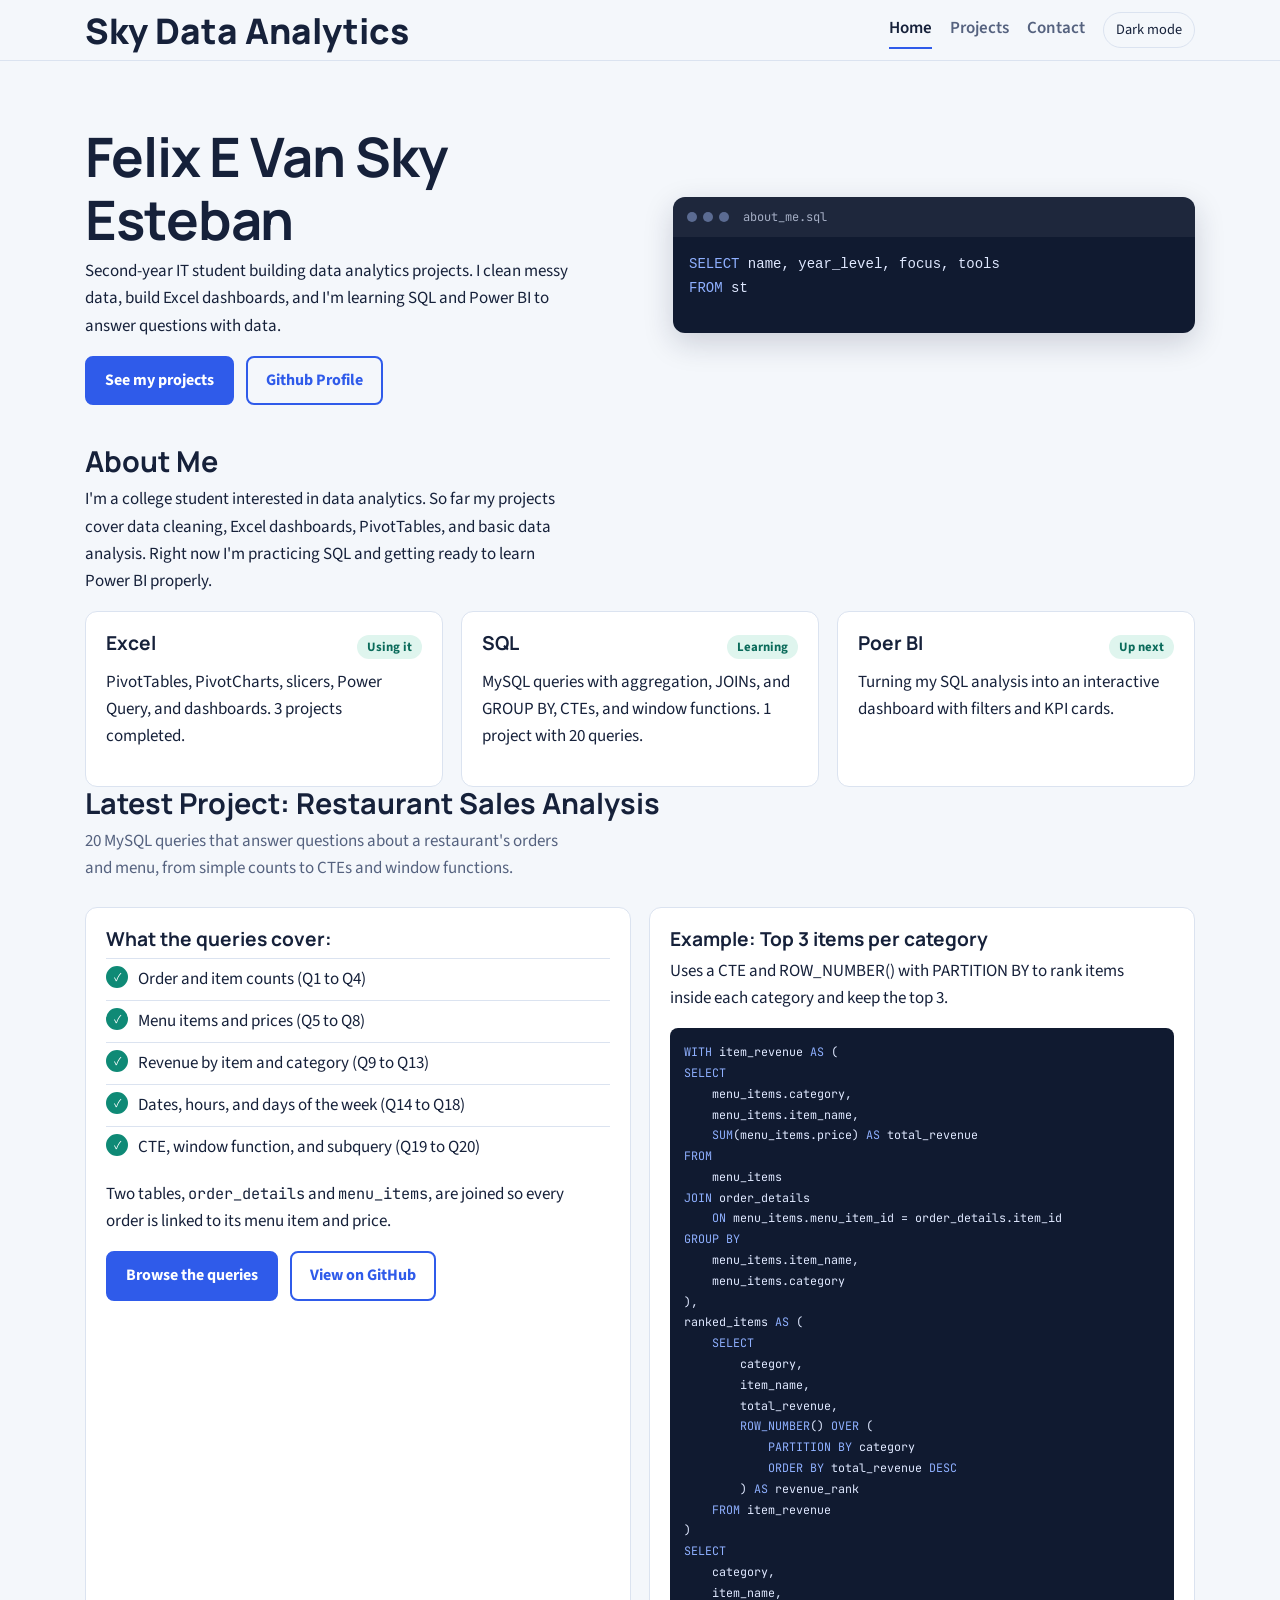
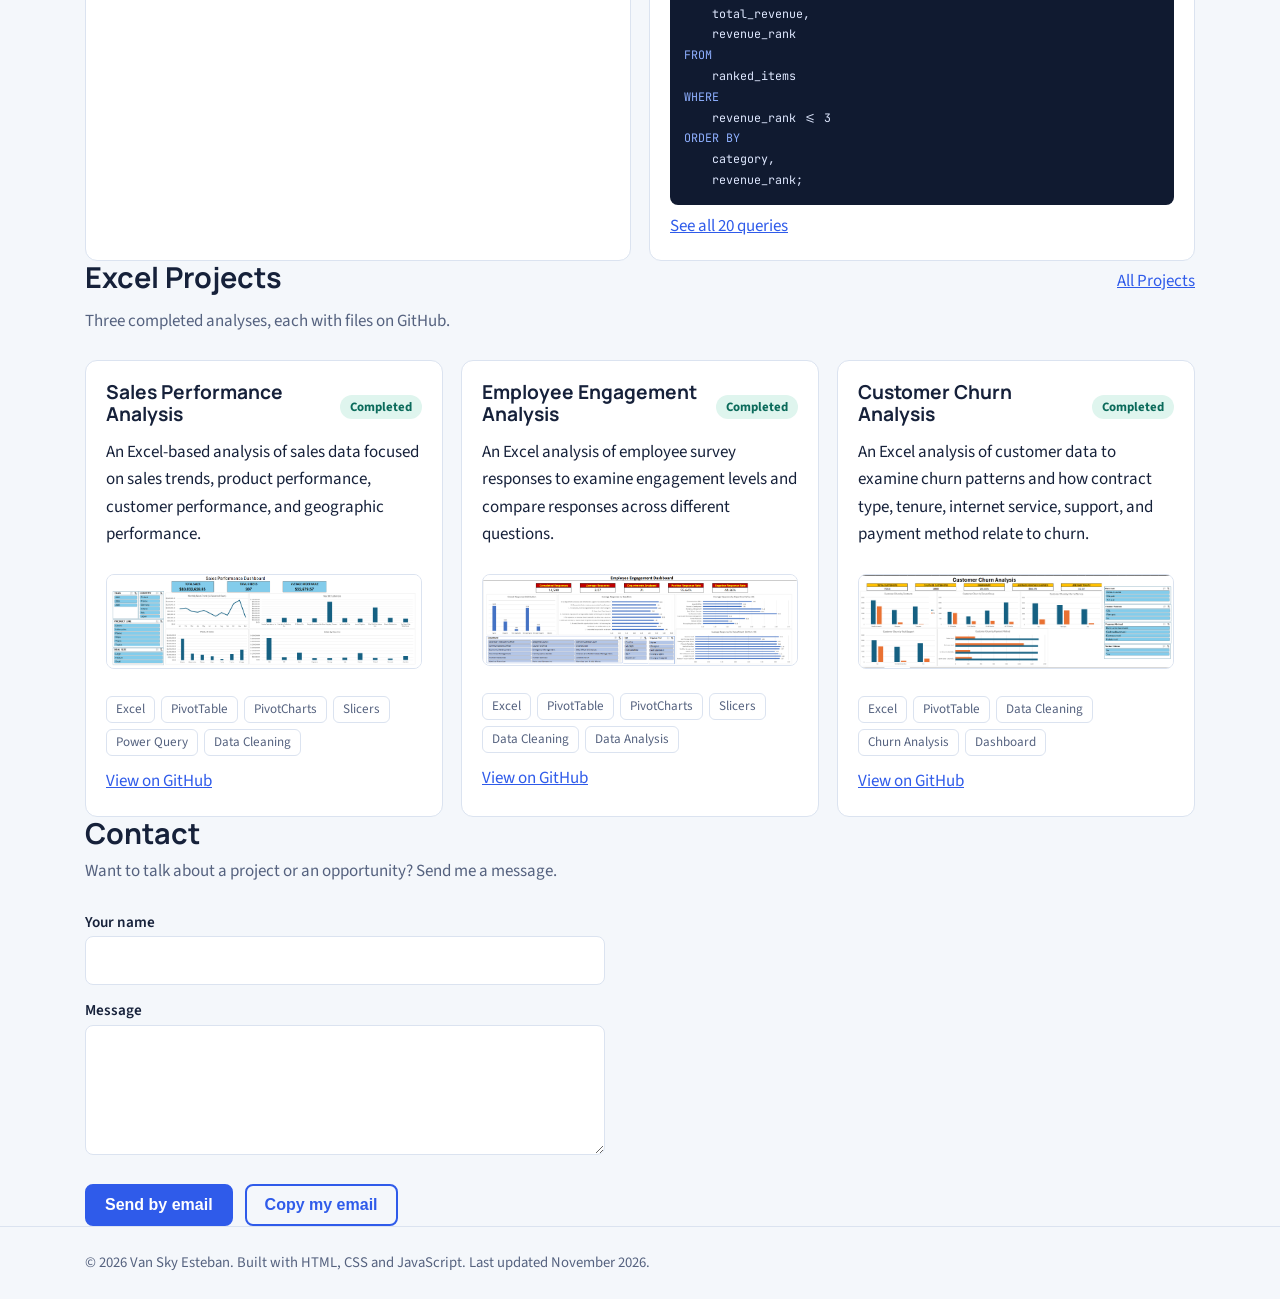
<file: index.html>
<!DOCTYPE html>
<html lang="en">
<head>
    <meta charset="UTF-8">
    <meta name="viewport" content="width=device-width, initial-scale=1.0">

<link rel="preconnect" href="https://fonts.googleapis.com">
<link rel="preconnect" href="https://fonts.gstatic.com" crossorigin>
<link href="https://fonts.googleapis.com/css2?family=JetBrains+Mono&family=Manrope:wght@700;800&family=Source+Sans+3:wght@400;600;700&display=swap" rel="stylesheet">
<link rel="stylesheet" href="styles.css">
  
    <title>Van Sky Esteban | Data Analytics</title>
    <meta name="description" content= "Felix E Van Sky Esteban's Portfolio, an IT student learning data analytics with Excel, SQL and Power BI.">
</head>

<body>
    <header class="top"> 
        <div class="wrap">
            <a class="logo" href="index.html">Sky Data Analytics</a>
            <button class="menu-btn" id="menu-btn" type="button" aria-label="Toggle menu" aria-expanded="false"
            aria-controls="nav">☰</button>
            <nav id="nav" aria-label="Main">
                <a class="on" href="index.html">Home</a>
                <a href="projects.html">Projects</a>
                <a href="#contact">Contact</a>
                <button id="theme" type="button">Dark Mode</button>
            </nav>
        </div>
    </header>  

    <main>
        <div class="wrap hero">
            <div>
                <h1>Felix E Van Sky Esteban</h1>
                <p>Second-year IT student building data analytics projects. I clean messy data, build Excel dashboards, 
                    and I'm learning SQL and Power BI to answer questions with data.</p>
            <div class="btns">
                <a class="btn" href="projects.html">See my projects</a>
                <a class="btn ghost" href="https://github.com/Ski1ing" target="_blank" rel="noopener">Github Profile</a>
            </div>
            </div>
            <div class="editor" aria-label="A SQL query describing me">
                <div class="bar"><i></i><i></i><i></i><span>about_me.sql</span></div>
                <pre id="typed"></pre>
                <div class="result" id="result" hidden>
                    <table>
                        <tr>
                            <th>name</th>
                            <th>year_level</th>
                            <th>focus</th>
                            <th>tools</th>
                        </tr>
                        <tr>
                            <td>Felix E Van Sky Esteban</td>
                            <td>2nd-year IT</td>
                            <td>Data analytics</td>
                            <td>Excel, SQL, Power BI</td>
                        </tr>
                    </table>
                </div>
            </div>
        </div>

        <section class="wrap" id="about">
            <h2>About Me</h2>
            <p>I'm a college student interested in data analytics. So far my projects cover data cleaning, Excel 
                dashboards, PivotTables, and basic data analysis. Right now I'm practicing SQL and getting ready to 
                learn Power BI properly.</p>
            <div class="grid g3">
                <div class="card">
                    <div class="row">
                        <h3>Excel</h3>
                        <span class="badge done">Using it</span>
                    </div>
                    <p>PivotTables, PivotCharts, slicers, Power Query, and dashboards. 3 projects completed.</p>
                </div>
                <div class="card">
                    <div class="row">
                        <h3>SQL</h3>
                        <span class="badge done">Learning</span>
                    </div>
                    <p>MySQL queries with aggregation, JOINs, and GROUP BY, CTEs, and window functions. 1 project with 
                        20 queries.</p>
                </div>
                <div class="card">
                    <div class="row">
                        <h3>Poer BI</h3>
                        <span class="badge done">Up next</span>
                    </div>
                    <p>Turning my SQL analysis into an interactive dashboard with filters and KPI cards.</p>
                </div>
            </div>
        </section>

        <section class="wrap" id="sql">
            <h2>Latest Project: Restaurant Sales Analysis</h2>
            <p class="sub">20 MySQL queries that answer questions about a restaurant's orders and menu, from simple 
                counts to CTEs and window functions.</p>
            <div class="grid g2">
                <div class="card">
                    <h3>What the queries cover:</h3>
                    <ul class="stages">
                        <li class="done">
                            <span class="dot">✓</span>Order and item counts (Q1 to Q4)</li>
                        <li class="done">
                            <span class="dot">✓</span>Menu items and prices (Q5 to Q8)</li>
                        <li class="done">
                            <span class="dot">✓</span>Revenue by item and category (Q9 to Q13)</li>
                        <li class="done">
                            <span class="dot">✓</span>Dates, hours, and days of the week (Q14 to Q18)</li>
                        <li class="done">
                            <span class="dot">✓</span>CTE, window function, and subquery (Q19 to Q20)</li>
                    </ul>
                    <p style="margin-top:12px">Two tables, <code>order_details</code> and <code>menu_items</code>, 
                    are joined so every order is linked to its menu item and price.</p>
                    <div class="btns">
                        <a class="btn" href="projects.html#foot">Browse the queries</a>
                        <a class="btn ghost" 
                            href="https://github.com/Ski1ing/sky_data_analytics_portfolio/blob/main/Restaurant-Sale-Analysis(SQL)/Restaurant%20Sales%20Analysis.sql" 
                            target="_blank" rel="noopener">View on GitHub</a>
                    </div>
                </div>
                <div class="card">
                    <h3>Example: Top 3 items per category</h3>
                    <div id="featured-query"></div>
                </div>
            </div>
        </section>

        <section class="wrap" id="projects">
            <div class="row">
                <h2>Excel Projects</h2>
                <a href="projects.html">All Projects</a>
            </div>
            <p class="sub">Three completed analyses, each with files on GitHub.</p>
            <div class="grid g3" id="project-preview"></div>
        </section>

        <section class="wrap" id="contact">
            <h2>Contact</h2>
            <p class="sub">Want to talk about a project or an opportunity? Send me a message.</p>
            <form id=contact-form>
                <div>
                    <label for="n">Your name</label>
                    <input id="n" name="name" required>
                </div>
                <div>
                    <label for="m">Message</label>
                    <textarea id="m" name="message" rows="4" required></textarea>
                </div>
                <div class="btns">
                    <button class="btn" type="submit">Send by email</button>
                    <button class="btn ghost" id="copy-email" type="button">Copy my email</button>
                </div>
            </form>
        </section>
    </main>  

    <footer>
        <div class="wrap">
            © <span class="year"></span> Van Sky Esteban. Built with HTML, CSS and JavaScript. Last updated November 2026.
        </div>
    </footer>

    <div class="toast" id="toast" role="status"></div>

    <script src="script.js"></script>
    <script src="queries.js"></script>
</body>
</html>
</file>
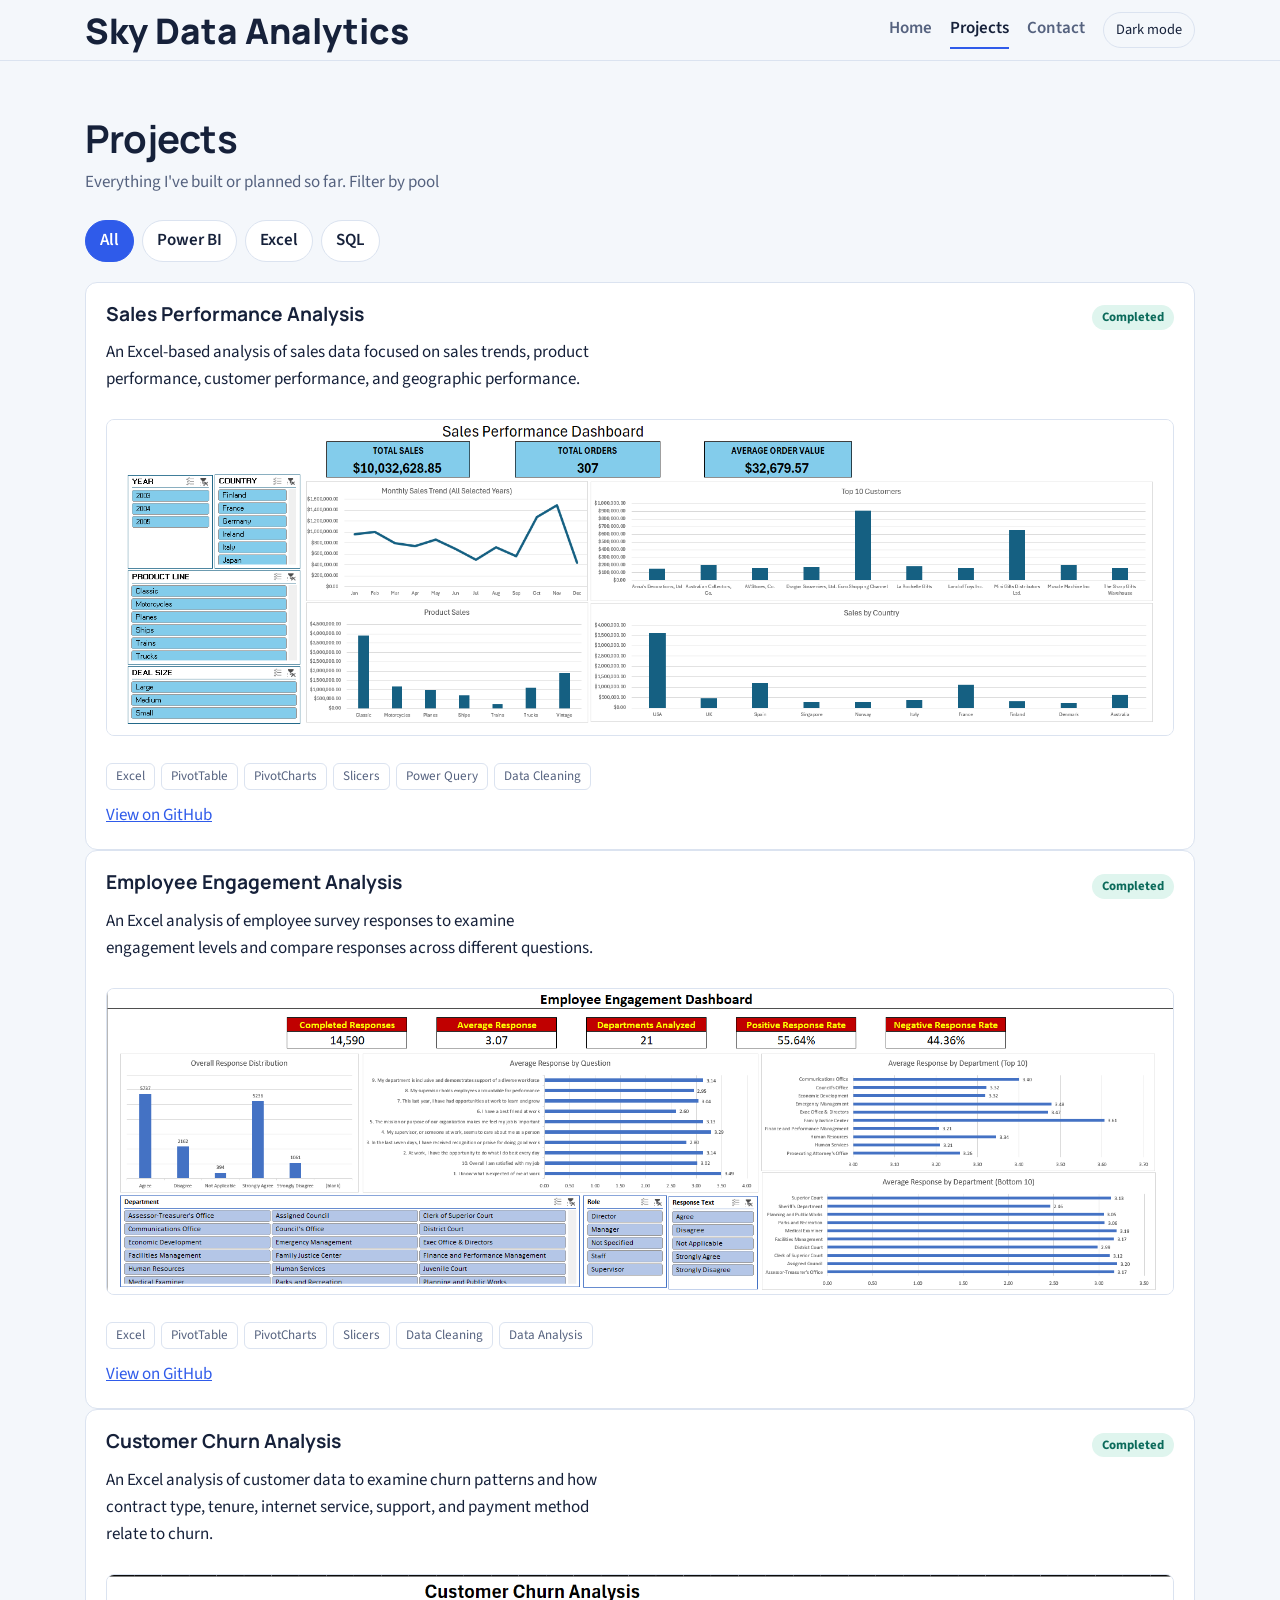
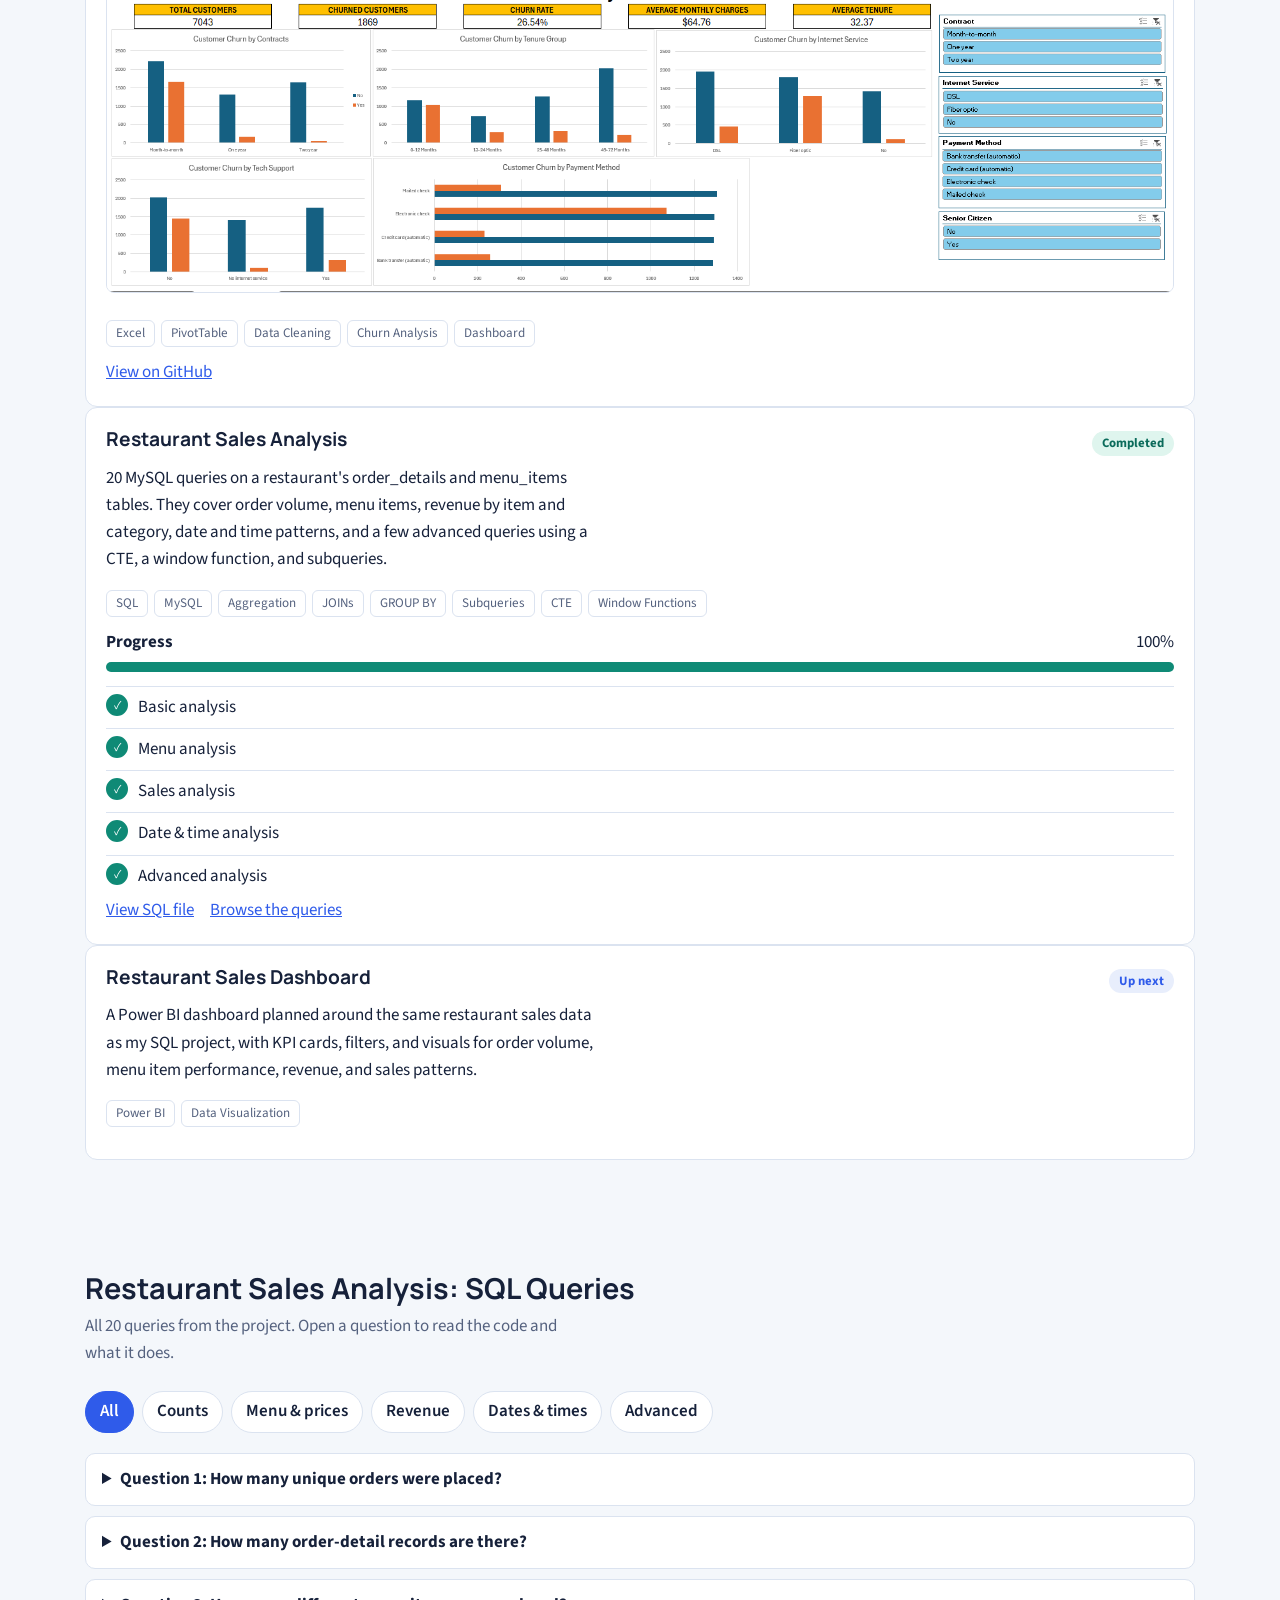
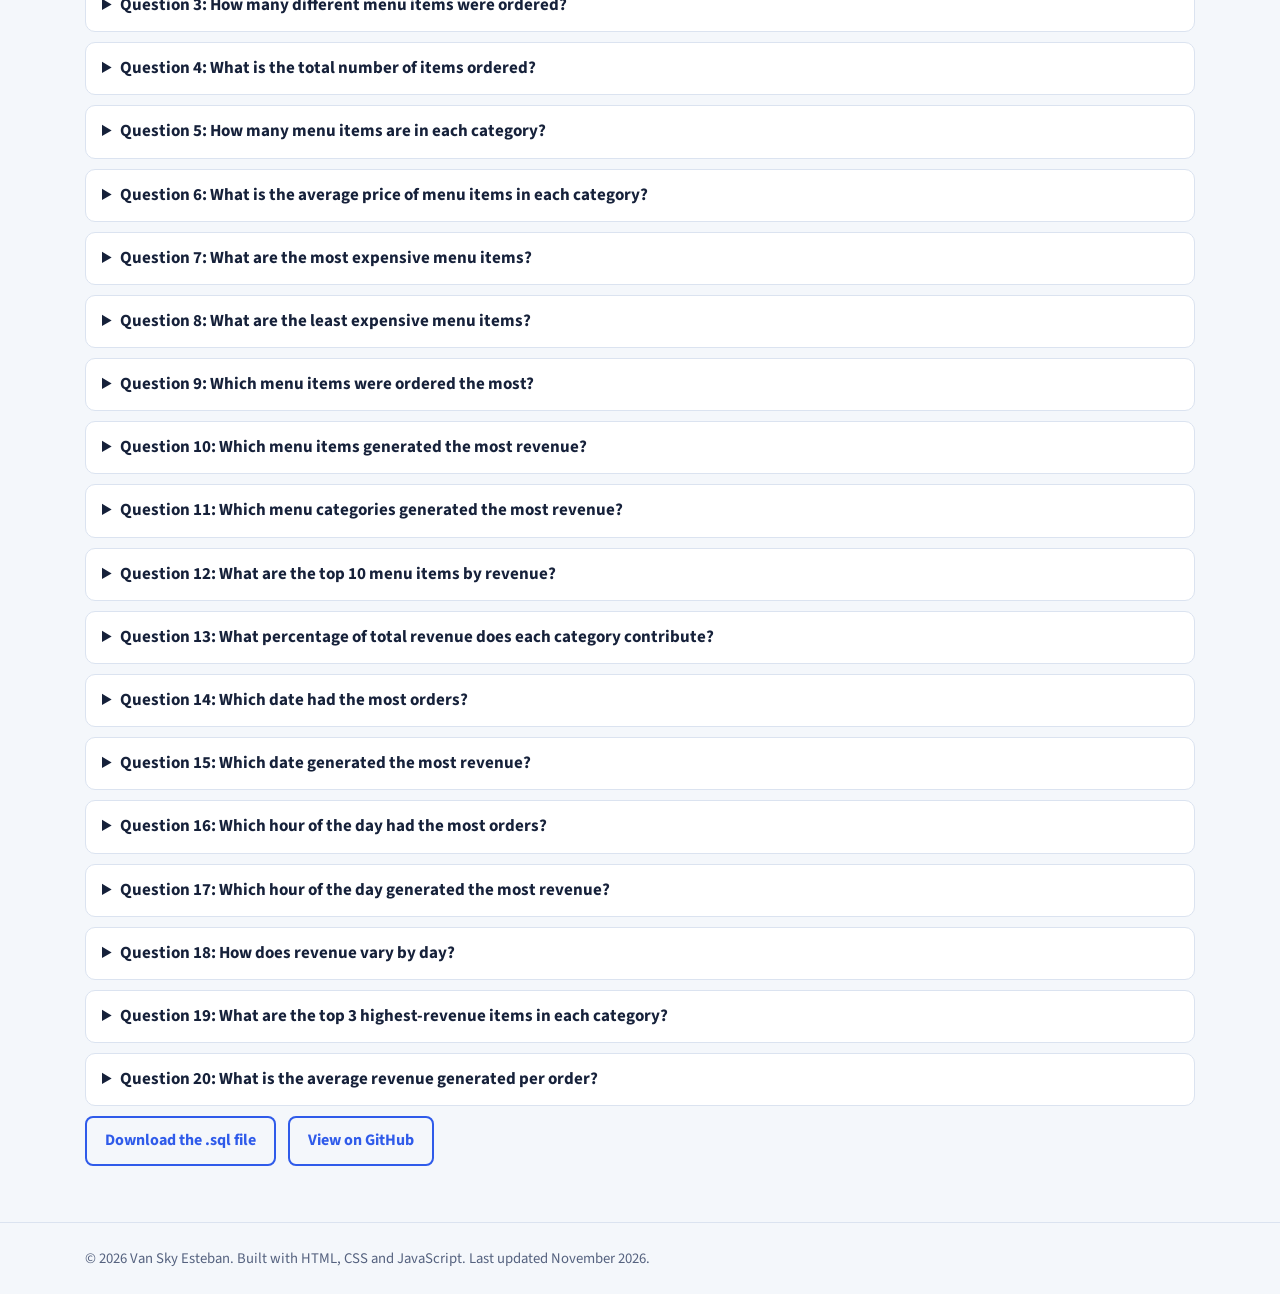
<file: projects.html>
<!DOCTYPE html>
<html lang="en">
<head>
    <meta charset="UTF-8">
    <meta name="viewport" content="width=device-width, initial-scale=1.0">

<link rel="preconnect" href="https://fonts.googleapis.com">
<link rel="preconnect" href="https://fonts.gstatic.com" crossorigin>
<link href="https://fonts.googleapis.com/css2?family=JetBrains+Mono&family=Manrope:wght@700;800&family=Source+Sans+3:wght@400;600;700&display=swap" rel="stylesheet">
<link rel="stylesheet" href="styles.css">

    <title>Projects | Van Sky Esteban</title>
    <meta name="description" content="Excel, SQL and Power BI data analytics projects by Van Sky Esteban.">
</head>

<body>
    <header class="top"> 
        <div class="wrap">
            <a class="logo" href="index.html">Sky Data Analytics</a>
            <button class="menu-btn" id="menu-btn" type="button" aria-label="Toggle menu" aria-expanded="false"
            aria-controls="nav">☰</button>
            <nav id="nav" aria-label="Main">
                <a href="index.html">Home</a>
                <a class="on" href="projects.html">Projects</a>
                <a href="index.html#contact">Contact</a>
                <button id="theme" type="button">Dark Mode</button>
            </nav>
        </div>
    </header>  

    <main class="wrap">
        <section>
            <h1 style="font-size:2.4rem">Projects</h1>
            <p class="sub">Everything I've built or planned so far. Filter by pool</p>

            <div class="chips" role="group" aria-label="Filter projects">
                <button class="chip" data-f="All" aria-pressed="true">All</button>
                <button class="chip" data-f="Power BI" aria-pressed="false">Power BI</button>
                <button class="chip" data-f="Excel" aria-pressed="false">Excel</button>
                <button class="chip" data-f="SQL" aria-pressed="false">SQL</button>
            </div>

            <div class="g3" id="project-list"></div>
        </section>

        <section id="queries">
            <h2>Restaurant Sales Analysis: SQL Queries</h2>
            <p class="sub">All 20 queries from the project. Open a question to read the code and what it does.</p>

            <div class="chips" id="q-tabs" role="group" aria-label="Filter queries by topic"></div>
            <div id="q-list"></div>

            <div class="btns">
                <a class="btn ghost" href="assets/Restaurant_Sales_Analysis.sql" download>Download the .sql file</a>
                <a class="btn ghost"
                   href="https://github.com/Ski1ing/sky_data_analytics_portfolio/blob/main/Restaurant-Sale-Analysis(SQL)/Restaurant%20Sales%20Analysis.sql"
                   target="_blank" rel="noopener">View on GitHub</a>
            </div>
        </section>
    </main>

    <footer id="foot">
        <div class="wrap">
            © <span class="year"></span> Van Sky Esteban. Built with HTML, CSS and JavaScript. Last updated November 2026.
        </div>
    </footer>

    <div class="toast" id="toast" role="status"></div>

    <script src="script.js"></script>
    <script src="queries.js"></script>
</body>

</html>
</file>
<file: styles.css>
/* ===== Colour tokens (light theme first, dark theme overrides) ===== */
:root {
    --bg: #f4f7fb;
    --surface: #fff;
    --ink: #16213a;
    --muted: #55627f;
    --line: #dbe3f0;
    --blue: #2f5bea;
    --teal: #0f8a76;
    --tint: #e8eefc;
    --warn-bg: #fff2d6;
    --warn: #7a4f00;
    --ok-bg: #dff5ee;
    --ok: #0b6b5b;
    --code: #101a30;
    --code-ink: #dfe8ff;
}

:root[data-theme=dark] {
    --bg: #0e1525;
    --surface: #162038;
    --ink: #e8edf8;
    --muted: #9aa7c4;
    --line: #27334f;
    --blue: #8aa6ff;
    --teal: #4fd1b6;
    --tint: #1d2a4a;
    --warn-bg: #3a2d10;
    --warn: #f5c26b;
    --ok-bg: #12372f;
    --ok: #7be0c9;
    --code: #0a1020;
}

/* ===== Base styles ===== */
* {
    box-sizing: border-box;
}

html {
    scroll-behavior: smooth;
    scroll-padding-top: 72px;
}

body {
    margin: 0;
    background: var(--bg);
    color: var(--ink);
    font: 17px/1.6 "Source Sans 3", system-ui, sans-serif;
}

h1,
h2,
h3 {
    font-family: Manrope, system-ui, sans-serif;
    line-height: 1.15;
    margin: 0 0 .5rem;
}

h1 {
    font-size: clamp(2.2rem, 5vw, 3.4rem);
    letter-spacing: -.02em;
}

h2 {
    font-size: 1.8rem;
}

h3 {
    font-size: 1.2rem;
}

a {
    color: var(--blue);
}

p {
    margin: .4rem 0 1rem;
    max-width: 62ch;
}

:focus-visible {
    outline: 3px solid var(--blue);
    outline-offset: 3px;
    border-radius: 4px;
}

/* ===== Layout ===== */
.wrap {
    max-width: 1050px;
    margin: 0 auto;
    padding: 0 20px;
}

section {
    padding: 56px 0;
}

/* ===== Header and navigation ===== */
header.top {
    position: sticky;
    top: 0;
    z-index: 5;
    background: var(--bg);
    border-bottom: 1px solid var(--line);
}

header .wrap {
    display: flex;
    align-items: center;
    justify-content: space-between;
    gap: 12px;
    min-height: 60px;
    flex-wrap: wrap;
}

.logo {
    font: 800 2.2rem Manrope, sans-serif;
    color: var(--ink);
    text-decoration: none;
}

nav {
    display: flex;
    gap: 18px;
    align-items: center;
}

nav a {
    color: var(--muted);
    text-decoration: none;
    font-weight: 600;
    padding: 4px 0;
    border-bottom: 2px solid transparent;
}

nav a:hover,
nav a.on {
    color: var(--ink);
    border-color: var(--blue);
}

#theme {
    background: none;
    border: 1px solid var(--line);
    color: var(--ink);
    border-radius: 999px;
    padding: 5px 12px;
    cursor: pointer;
    font: inherit;
    font-size: .9rem;
}

/* ===== Hero section ===== */
.hero {
    display: grid;
    grid-template-columns: 1.05fr 1fr;
    gap: 40px;
    align-items: center;
    padding-top: 64px;
    padding-bottom: 40px;
}

.lead {
    font-size: 1.15rem;
    color: var(--muted);
}

.btns {
    display: flex;
    gap: 12px;
    flex-wrap: wrap;
    margin-top: 8px;
}

.btn {
    display: inline-block;
    padding: 10px 18px;
    border-radius: 8px;
    border: 2px solid var(--blue);
    background: var(--blue);
    color: #fff;
    font-weight: 700;
    text-decoration: none;
    cursor: pointer;
    font-size: 1rem;
}

:root[data-theme=dark] .btn:not(.ghost) {
    color: #0e1525;
}

.btn.ghost {
    background: none;
    color: var(--blue);
}

/* ===== Hero SQL editor window ===== */
.editor {
    background: var(--code);
    color: var(--code-ink);
    border-radius: 12px;
    overflow: hidden;
    box-shadow: 0 10px 30px rgba(20, 30, 60, .18);
    font: 14px/1.7 "JetBrains Mono", monospace;
}

.editor .bar {
    display: flex;
    gap: 6px;
    padding: 10px 14px;
    background: rgba(255, 255, 255, .06);
    align-items: center;
}

.editor .bar i {
    width: 10px;
    height: 10px;
    border-radius: 50%;
    background: #5b6b92;
}

.editor .bar span {
    margin-left: 8px;
    font-size: 12px;
    opacity: .7;
}

.editor pre {
    margin: 0;
    padding: 16px;
    min-height: 96px;
    white-space: pre-wrap;
}

.kw {
    color: #8fb0ff;
}

.str {
    color: #7be0c9;
}

.result {
    padding: 0 16px 16px;
    overflow-x: auto;
}

.result table {
    border-collapse: collapse;
    width: 100%;
    font-size: 13px;
}

.result th,
.result td {
    border: 1px solid #2a3a63;
    padding: 6px 10px;
    text-align: left;
    white-space: nowrap;
}

.result th {
    background: #18264a;
}

.result[hidden] {
    display: none;
}

/* ===== Grids and cards ===== */
.grid {
    display: grid;
    gap: 18px;
}

.g3 {
    grid-template-columns: repeat(auto-fit, minmax(260px, 1fr));
}

.g2 {
    grid-template-columns: 1fr 1fr;
}

.card {
    background: var(--surface);
    border: 1px solid var(--line);
    border-radius: 12px;
    padding: 20px;
}

.card img {
    width: 100%;
    border-radius: 8px;
    border: 1px solid var(--line);
    margin: 10px 0;
}

/* ===== Badges and tags ===== */
.badge {
    display: inline-block;
    font-size: .8rem;
    font-weight: 700;
    padding: 2px 10px;
    border-radius: 999px;
    background: var(--tint);
    color: var(--blue);
}

.badge.done {
    background: var(--ok-bg);
    color: var(--ok);
}

.badge.wip {
    background: var(--warn-bg);
    color: var(--warn);
}

.tags {
    display: flex;
    flex-wrap: wrap;
    gap: 6px;
    margin: 8px 0 12px;
    padding: 0;
    list-style: none;
}

.tags li {
    font-size: .82rem;
    padding: 2px 9px;
    border: 1px solid var(--line);
    border-radius: 6px;
    color: var(--muted);
}

.row {
    display: flex;
    justify-content: space-between;
    align-items: center;
    gap: 8px;
}

/* ===== Progress meter and stage list ===== */
.meter {
    height: 10px;
    background: var(--tint);
    border-radius: 99px;
    overflow: hidden;
    margin: 6px 0 14px;
}

.meter b {
    display: block;
    height: 100%;
    background: var(--teal);
    width: 0;
    transition: width .9s;
}

.stages {
    list-style: none;
    padding: 0;
    margin: 0;
}

.stages li {
    display: flex;
    gap: 10px;
    padding: 7px 0;
    border-top: 1px solid var(--line);
}

.stages .dot {
    flex: none;
    width: 22px;
    height: 22px;
    border-radius: 50%;
    border: 2px solid var(--line);
    display: grid;
    place-items: center;
    font-size: 12px;
}

.stages .done .dot {
    background: var(--teal);
    border-color: var(--teal);
    color: #fff;
}

.stages .wip .dot {
    border-color: var(--warn);
    background: var(--warn-bg);
}

.chips {
    display: flex;
    gap: 8px;
    flex-wrap: wrap;
    margin-bottom: 20px;
}

/* ===== Project filter buttons ===== */
.chip {
    border: 1px solid var(--line);
    background: var(--surface);
    color: var(--ink);
    padding: 6px 14px;
    border-radius: 999px;
    cursor: pointer;
    font: inherit;
    font-weight: 600;
}

.chip[aria-pressed=true] {
    background: var(--blue);
    color: #fff;
    border-color: var(--blue);
}

:root[data-theme=dark] .chip[aria-pressed=true] {
    color: #0e1525;
}

/* ===== Contact form ===== */
form {
    display: grid;
    gap: 12px;
    max-width: 520px;
}

label {
    font-weight: 600;
    font-size: .95rem;
}

input,
textarea {
    width: 100%;
    padding: 10px;
    border: 1px solid var(--line);
    border-radius: 8px;
    background: var(--surface);
    color: var(--ink);
    font: inherit;
}

.sub {
    color: var(--muted);
    margin-bottom: 24px;
}

/* ===== Footer and toast message ===== */
footer {
    border-top: 1px solid var(--line);
    padding: 24px 0;
    color: var(--muted);
    font-size: .92rem;
}

.toast {
    position: fixed;
    bottom: 20px;
    left: 50%;
    transform: translateX(-50%);
    background: var(--ink);
    color: var(--bg);
    padding: 8px 16px;
    border-radius: 8px;
    opacity: 0;
    pointer-events: none;
    transition: opacity .2s;
}

.toast.show {
    opacity: 1;
}

/* ===== Responsive layout and reduced motion ===== */
@media (max-width: 800px) {
    .hero,
    .g2 {
        grid-template-columns: 1fr;
    }

    .hero {
        padding-top: 36px;
    }
}

/* ===== Extra responsive rules (tablet, phone, touch) ===== */
img {
    max-width: 100%;
    height: auto;
}

/* lets grid items (hero editor, cards with code) shrink and scroll instead of stretching the page */
.hero > *,
.g2 > *,
.g3 > * {
    min-width: 0;
}

.menu-btn {
    display: none;
    background: none;
    border: 1px solid var(--line);
    color: var(--ink);
    border-radius: 8px;
    padding: 4px 12px;
    font: inherit;
    font-size: 1.3rem;
    line-height: 1.3;
    cursor: pointer;
}

@media (min-width: 1200px) {
    .wrap {
        max-width: 1150px;
    }
}

/* phones and small tablets: hamburger menu */
@media (max-width: 700px) {
    .menu-btn {
        display: inline-block;
    }

    nav {
        display: none;
        flex-direction: column;
        align-items: stretch;
        gap: 0;
        width: 100%;
        padding-bottom: 12px;
    }

    nav.open {
        display: flex;
    }

    nav a {
        padding: 10px 0;
        border-bottom: 1px solid var(--line);
    }

    #theme {
        margin-top: 12px;
        align-self: flex-start;
    }
}

/* phones: tighter spacing, single column, wrapping table */
@media (max-width: 600px) {
    body {
        font-size: 16px;
    }

    .wrap {
        padding: 0 16px;
    }

    section {
        padding: 36px 0;
    }

    .hero {
        padding-top: 24px;
        padding-bottom: 16px;
        gap: 28px;
    }

    h2 {
        font-size: 1.5rem;
    }

    .g3 {
        grid-template-columns: 1fr;
    }

    .card {
        padding: 16px;
    }

    .row {
        flex-wrap: wrap;
    }

    .btns .btn {
        flex: 1 1 auto;
        text-align: center;
    }

    .editor {
        font-size: 12.5px;
    }

    .result table {
        font-size: 12px;
    }

    .result th,
    .result td {
        white-space: normal;
        padding: 5px 7px;
    }

    details.q summary {
        padding: 12px;
    }

    details.q .body {
        padding: 0 12px 12px;
    }
}

/* touch screens: bigger tap targets */
@media (pointer: coarse) {
    .btn,
    .chip,
    .tab,
    #theme {
        min-height: 44px;
    }
}

@media (prefers-reduced-motion: reduce) {
    * {
        transition: none !important;
        scroll-behavior: auto !important;
    }
}

/* ===== SQL query viewer (projects page) ===== */
.tab {
    border: 1px solid var(--line);
    background: var(--surface);
    color: var(--ink);
    padding: 6px 14px;
    border-radius: 999px;
    cursor: pointer;
    font: inherit;
    font-weight: 600;
}

.tab[aria-pressed=true] {
    background: var(--blue);
    color: #fff;
    border-color: var(--blue);
}

:root[data-theme=dark] .tab[aria-pressed=true] {
    color: #0e1525;
}

details.q {
    background: var(--surface);
    border: 1px solid var(--line);
    border-radius: 10px;
    margin-bottom: 10px;
}

details.q summary {
    cursor: pointer;
    padding: 12px 16px;
    font-weight: 700;
}

details.q .body {
    padding: 0 16px 16px;
}

pre.code {
    background: var(--code);
    color: var(--code-ink);
    border-radius: 8px;
    padding: 14px;
    overflow-x: auto;
    font: 13px/1.6 "JetBrains Mono", monospace;
    margin: 8px 0;
}

.card pre.code {
    margin-top: 0;
}

code {
    font-family: "JetBrains Mono", monospace;
    font-size: .9em;
}
</file>
